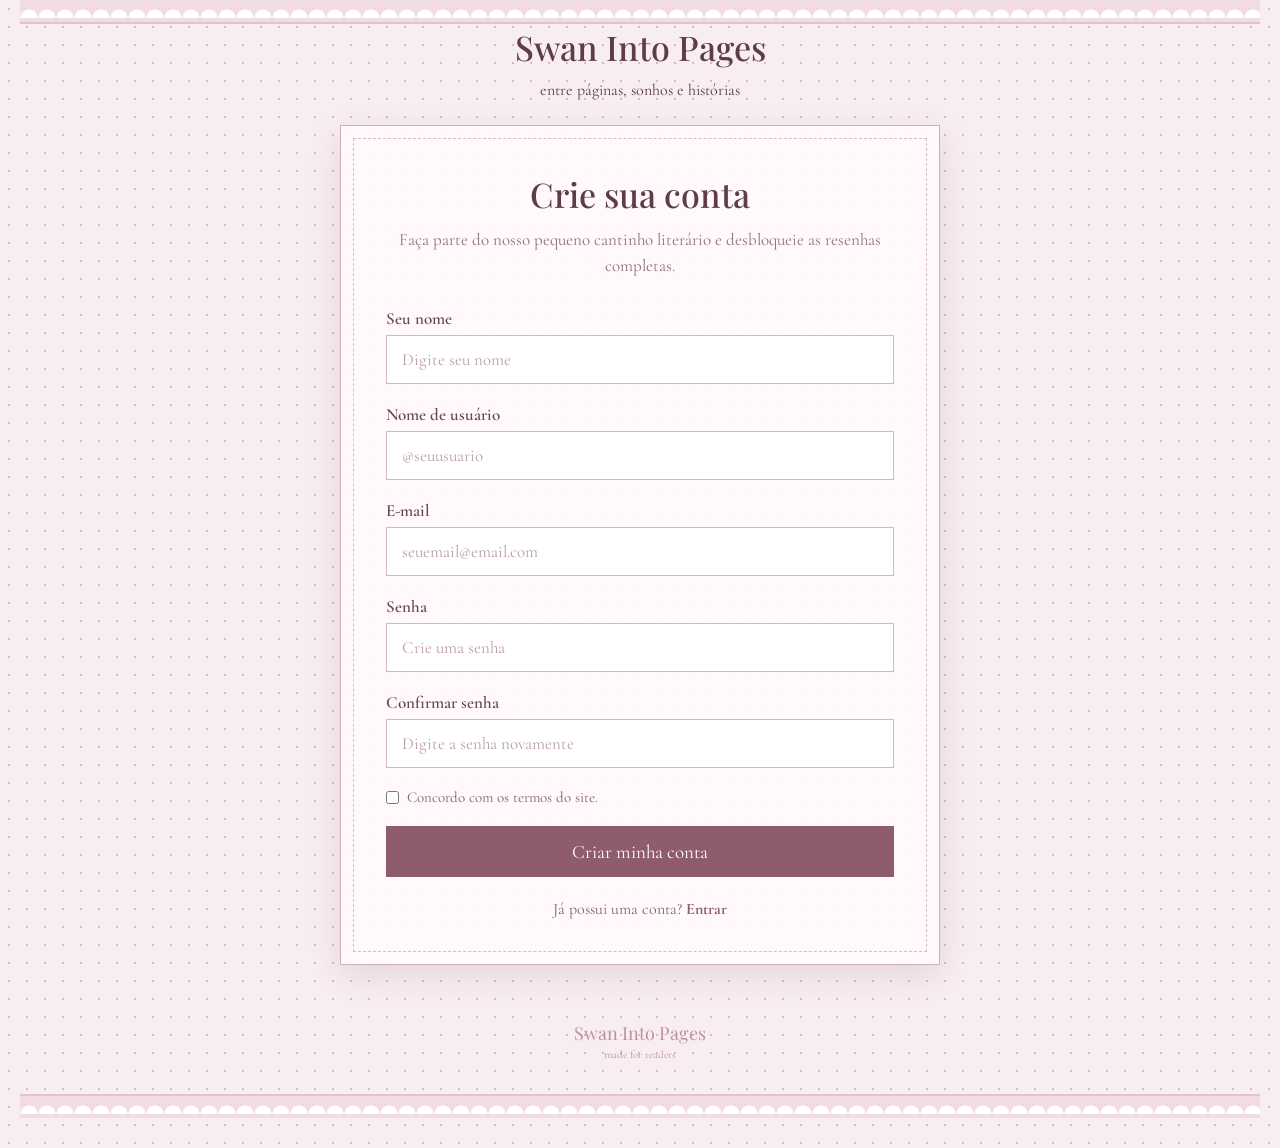
<file: cadastro.html>
<!DOCTYPE html>
<html lang="pt-BR">

<head>

    <!-- =====================================================
         CONFIGURAÇÕES BÁSICAS
         ===================================================== -->

    <meta charset="UTF-8">

    <!-- Faz a página se adaptar ao celular -->
    <meta name="viewport" content="width=device-width, initial-scale=1.0">

    <!-- Nome que aparece na aba do navegador -->
    <title>Cadastro | Swan Into Pages</title>


    <!-- =====================================================
         FONTES
         ===================================================== -->

    <link rel="preconnect" href="https://fonts.googleapis.com">

    <link rel="preconnect" href="https://fonts.gstatic.com" crossorigin>

    <link
        href="https://fonts.googleapis.com/css2?family=Cormorant+Garamond:wght@400;500;600;700&family=Playfair+Display:wght@400;500;600&display=swap"
        rel="stylesheet"
    >


    <!-- =====================================================
         ARQUIVO CSS
         ===================================================== -->

    <link rel="stylesheet" href="ESTILO.CSS">

</head>


<body>


    <!-- =====================================================
         RENDA DECORATIVA DO TOPO
         ===================================================== -->

       <div class="lace-top"></div>



    <!-- =====================================================
         PÁGINA PRINCIPAL
         ===================================================== -->

    <main class="pagina">


        <!-- =================================================
             CABEÇALHO
             ================================================= -->

        <header>


            

       

            
            <h1>Swan Into Pages</h1>



            <p> entre páginas, sonhos e histórias</p>


      


        
        </header>



        <!-- =================================================
             CAIXA DE CADASTRO
             ================================================= -->

        <section class="caixa-cadastro">


            <!-- TÍTULO -->

            <h1>
                Crie sua conta
            </h1>


            <!-- DESCRIÇÃO -->

            <p class="descricao">

                Faça parte do nosso pequeno cantinho literário
                e desbloqueie as resenhas completas.

            </p>



            <!-- =================================================
                 FORMULÁRIO
                 ================================================= -->

            <form action="resenhas2.html" method="get">


                <!-- ==============================
                     NOME
                     ============================== -->

                <div class="campo">

                    <label for="nome">
                        Seu nome
                    </label>

                    <input
                        type="text"
                        id="nome"
                        name="nome"
                        placeholder="Digite seu nome"
                        required
                    >

                </div>



                <!-- ==============================
                     USUÁRIO
                     ============================== -->

                <div class="campo">

                    <label for="usuario">
                        Nome de usuário
                    </label>

                    <input
                        type="text"
                        id="usuario"
                        name="usuario"
                        placeholder="@seuusuario"
                        required
                    >

                </div>



                <!-- ==============================
                     EMAIL
                     ============================== -->

                <div class="campo">

                    <label for="email">
                        E-mail
                    </label>

                    <input
                        type="email"
                        id="email"
                        name="email"
                        placeholder="seuemail@email.com"
                        required
                    >

                </div>



                <!-- ==============================
                     SENHA
                     ============================== -->

                <div class="campo">

                    <label for="senha">
                        Senha
                    </label>

                    <input
                        type="password"
                        id="senha"
                        name="senha"
                        placeholder="Crie uma senha"
                        required
                    >

                </div>



                <!-- ==============================
                     CONFIRMAR SENHA
                     ============================== -->

                <div class="campo">

                    <label for="confirmarSenha">
                        Confirmar senha
                    </label>

                    <input
                        type="password"
                        id="confirmarSenha"
                        name="confirmarSenha"
                        placeholder="Digite a senha novamente"
                        required
                    >

                </div>



                <!-- ==============================
                     TERMOS
                     ============================== -->

                <div class="termos">

                    <input
                        type="checkbox"
                        id="termos"
                        name="termos"
                        required
                    >

                    <label for="termos">

                        Concordo com os termos do site.

                    </label>

                </div>



                <!-- ==============================
                     BOTÃO
                     ============================== -->

                <button
                    type="submit"
                    class="botao"
                >

                    Criar minha conta

                </button>


            </form>



            <!-- =================================================
                 LOGIN
                 ================================================= -->

            <p class="login">

                Já possui uma conta?

                <a href="login.html">
                    Entrar
                </a>

            </p>


        </section>


    </main>



    <!-- =====================================================
         RODAPÉ
         ===================================================== -->

    <footer>

        <p>
            Swan Into Pages
        </p>

        <p>
            made for readers
        </p>

    </footer>

 <!-- Renda decorativa inferior -->

    <div class="lace-bottom"></div>


</body>

</html>
</file>
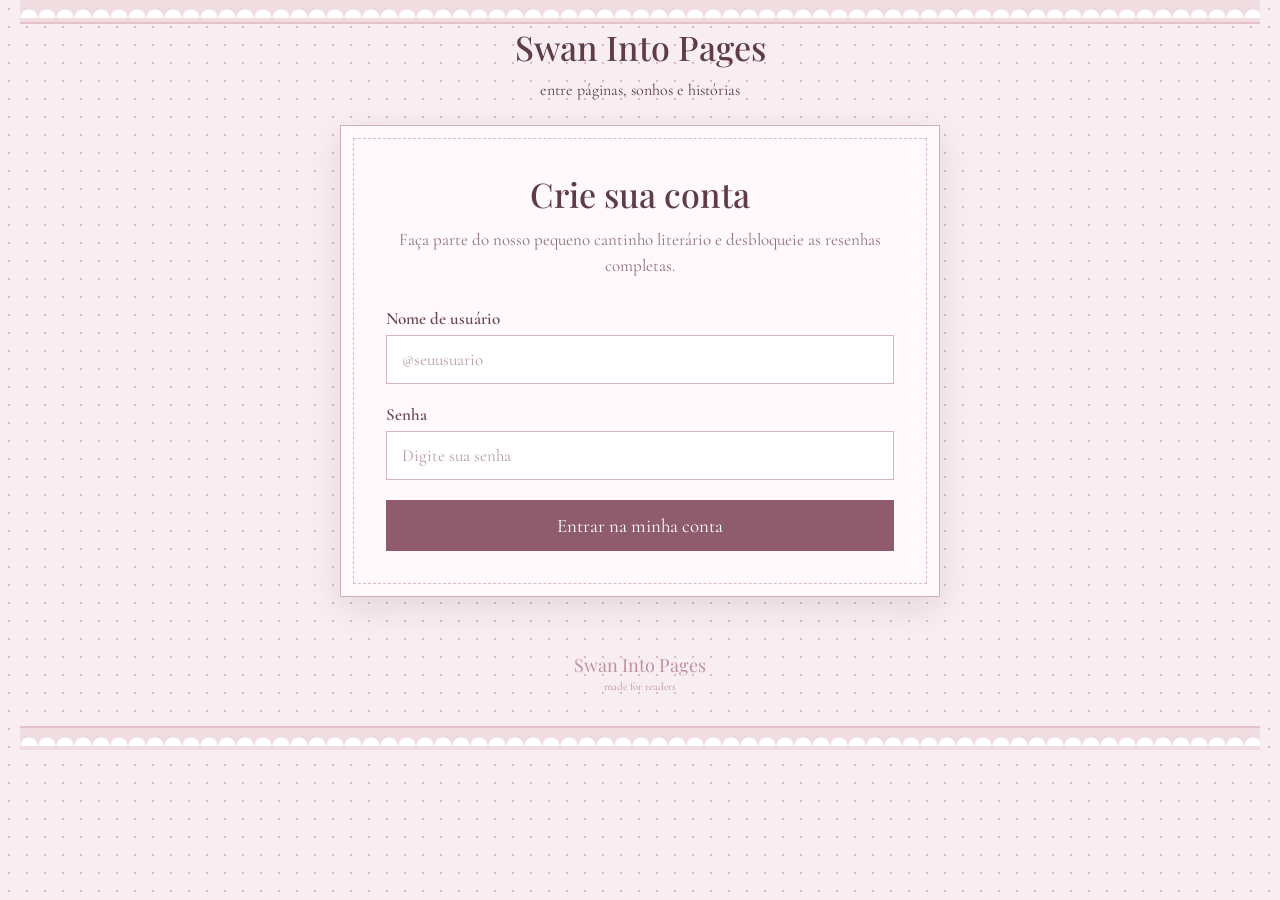
<file: login.html>
<!DOCTYPE html>
<html lang="pt-BR">

<head>

    <!-- =====================================================
         CONFIGURAÇÕES BÁSICAS
         ===================================================== -->

    <meta charset="UTF-8">

    <!-- Faz a página se adaptar ao celular -->
    <meta name="viewport" content="width=device-width, initial-scale=1.0">

    <!-- Nome que aparece na aba do navegador -->
    <title>Cadastro | Swan Into Pages</title>


    <!-- =====================================================
         FONTES
         ===================================================== -->

    <link rel="preconnect" href="https://fonts.googleapis.com">

    <link rel="preconnect" href="https://fonts.gstatic.com" crossorigin>

    <link
        href="https://fonts.googleapis.com/css2?family=Cormorant+Garamond:wght@400;500;600;700&family=Playfair+Display:wght@400;500;600&display=swap"
        rel="stylesheet"
    >


    <!-- =====================================================
         ARQUIVO CSS
         ===================================================== -->

    <link rel="stylesheet" href="ESTILO.CSS">

</head>


<body>


    <!-- =====================================================
         RENDA DECORATIVA DO TOPO
         ===================================================== -->

       <div class="lace-top"></div>



    <!-- =====================================================
         PÁGINA PRINCIPAL
         ===================================================== -->

    <main class="pagina">


        <!-- =================================================
             CABEÇALHO
             ================================================= -->

        <header>


            

       

            
            <h1>Swan Into Pages</h1>



            <p> entre páginas, sonhos e histórias</p>


      


        
        </header>



        <!-- =================================================
             CAIXA DE CADASTRO
             ================================================= -->

        <section class="caixa-cadastro">


            <!-- TÍTULO -->

            <h1>
                Crie sua conta
            </h1>


            <!-- DESCRIÇÃO -->

            <p class="descricao">

                Faça parte do nosso pequeno cantinho literário
                e desbloqueie as resenhas completas.

            </p>



            <!-- =================================================
                 FORMULÁRIO
                 ================================================= -->

            <form action="resenhas2.html" method="get">




                <!-- ==============================
                     USUÁRIO
                     ============================== -->

                <div class="campo">

                    <label for="usuario">
                        Nome de usuário
                    </label>

                    <input
                        type="text"
                        id="usuario"
                        name="usuario"
                        placeholder="@seuusuario"
                        required
                    >

                </div>



        



                <!-- ==============================
                     SENHA
                     ============================== -->

                <div class="campo">

                    <label for="senha">
                        Senha
                    </label>

                    <input
                        type="password"
                        id="senha"
                        name="senha"
                        placeholder="Digite sua senha"
                        required
                    >

                </div>






                <!-- ==============================
                     BOTÃO
                     ============================== -->

                <button
                    type="submit"
                    class="botao"
                >

                   Entrar na minha conta

                </button>


            </form>





        </section>


    </main>



    <!-- =====================================================
         RODAPÉ
         ===================================================== -->

    <footer>

        <p>
            Swan Into Pages
        </p>

        <p>
            made for readers
        </p>

    </footer>



    <!-- =====================================================
         RENDA DECORATIVA INFERIOR
         ===================================================== -->

    <div class="lace-bottom"></div>


</body>

</html>
</file>
<file: ESTILO.CSS>
/* =========================================================
   CONFIGURAÇÕES GERAIS
   ========================================================= */

* {
    margin: 0;
    padding: 0;
    box-sizing: border-box;
}


/* =========================================================
   FUNDO DA PÁGINA
   ========================================================= */
body {

    min-height: 100vh;

    /* Fundo rosado com pontinhos */
    background-color: #f8edf1;

    background-image:
        radial-gradient(
            #d8b9c4 1px,
            transparent 1px
        );

    background-size: 18px 18px;

    color: #563b45;

    font-family: "Cormorant Garamond", serif;

    padding: 0 20px 30px;

}

/* =========================================================
   RENDA DECORATIVA
   ========================================================= */


.lace-top,
.lace-bottom {

    height:24px;

    background:

        radial-gradient(
            circle at 50% 100%,
            #ffffff 0 8px,
            transparent 9px
        )

        0 0 / 18px 18px repeat-x;

    background-color: #f1dce1;

    border-bottom: 2px solid #e4c2ca;
}


.lace-bottom {

    border-top: 2px solid #e4c2ca;

    border-bottom: none;
}



/* =========================================================
   ÁREA PRINCIPAL
   ========================================================= */

.pagina {

    width: 100%;

    max-width: 600px;

    margin: 0 auto;

}



/* =========================================================
   CABEÇALHO
   ========================================================= */

header {

    text-align: center;

    margin-bottom: 25px;

}


.logo {

    color: #704b5a;

    font-family: "Playfair Display", serif;

    font-size: 34px;

    text-decoration: none;

}


.logo:hover {

    color: #8f5c6e;

}


.subtitulo {

    margin-top: 7px;

    color: #987681;

    font-size: 17px;

    font-style: italic;

}




/* =========================================================
   CAIXA DE CADASTRO
   ========================================================= */

.caixa-cadastro {

    position: relative;

    background: rgba(255, 250, 252, 0.96);

    border: 1px solid #cfaeb9;

    padding: 45px;

    box-shadow:
        0 10px 30px rgba(80, 50, 60, 0.12);

}


/* Moldura interna */

.caixa-cadastro::before {

    content: "";

    position: absolute;

    top: 12px;
    left: 12px;
    right: 12px;
    bottom: 12px;

    border: 1px dashed #d8bcc5;

    pointer-events: none;

}



/* =========================================================
   TÍTULO
   ========================================================= */

h1 {

    text-align: center;

    font-family: "Playfair Display", serif;

    font-size: 34px;

    font-weight: 500;

    color: #5e3d49;

    margin-bottom: 10px;

}



/* =========================================================
   DESCRIÇÃO
   ========================================================= */

.descricao {

    text-align: center;

    color: #90717c;

    font-size: 17px;

    line-height: 1.5;

    margin-bottom: 30px;

}



/* =========================================================
   CAMPOS
   ========================================================= */

.campo {

    margin-bottom: 20px;

}


.campo label {

    display: block;

    margin-bottom: 6px;

    color: #684653;

    font-size: 17px;

    font-weight: 600;

}


.campo input {

    width: 100%;

    padding: 13px 15px;

    border: 1px solid #d5b5c0;

    background: #fff;

    color: #563b45;

    font-family: "Cormorant Garamond", serif;

    font-size: 17px;

    outline: none;

}


.campo input:focus {

    border-color: #9b6477;

    box-shadow:
        0 0 0 2px rgba(155, 100, 119, 0.10);

}


.campo input::placeholder {

    color: #b99da7;

}



/* =========================================================
   TERMOS
   ========================================================= */

.termos {

    display: flex;

    align-items: center;

    gap: 8px;

    margin: 20px 0;

    color: #80616d;

    font-size: 15px;

}


.termos input {

    accent-color: #956276;

}



/* =========================================================
   BOTÃO
   ========================================================= */

.botao {

    width: 100%;

    padding: 14px;

    border: none;

    background: #8f5c6e;

    color: white;

    font-family: "Cormorant Garamond", serif;

    font-size: 19px;

    cursor: pointer;

    transition: 0.3s;

}


.botao:hover {

    background: #714657;

}



/* =========================================================
   LOGIN
   ========================================================= */

.login {

    text-align: center;

    margin-top: 22px;

    color: #80616d;

    font-size: 16px;

}


.login a {

    color: #8f5c6e;

    font-weight: bold;

    text-decoration: none;

}


.login a:hover {

    text-decoration: underline;

}



/* =========================================================
   RODAPÉ
   ========================================================= */

footer {

    text-align: center;

    margin-top: 25px;

    color: #80616d;

    font-size: 15px;

    line-height: 1.5;

}


footer p:first-child {

    font-family: "Playfair Display", serif;

    font-size: 18px;

}



/* =========================================================
   RESPONSIVIDADE
   ========================================================= */

@media (max-width: 600px) {

    body {

        padding: 0 12px 20px;

    }


    .caixa-cadastro {

        padding: 35px 22px;

    }


    .logo {

        font-size: 28px;

    }


    h1 {

        font-size: 29px;

    }


    .descricao {

        font-size: 16px;

    }

}


/* =========================================================
   RODAPÉ
   ========================================================= */

footer {

    text-align: center;

    padding: 30px 15px;

    color: #a56c7a;

    font-family:
        "Cormorant Garamond",
        serif;
}


footer p {

    font-size: 11px;

    opacity: .7;
}
</file>
